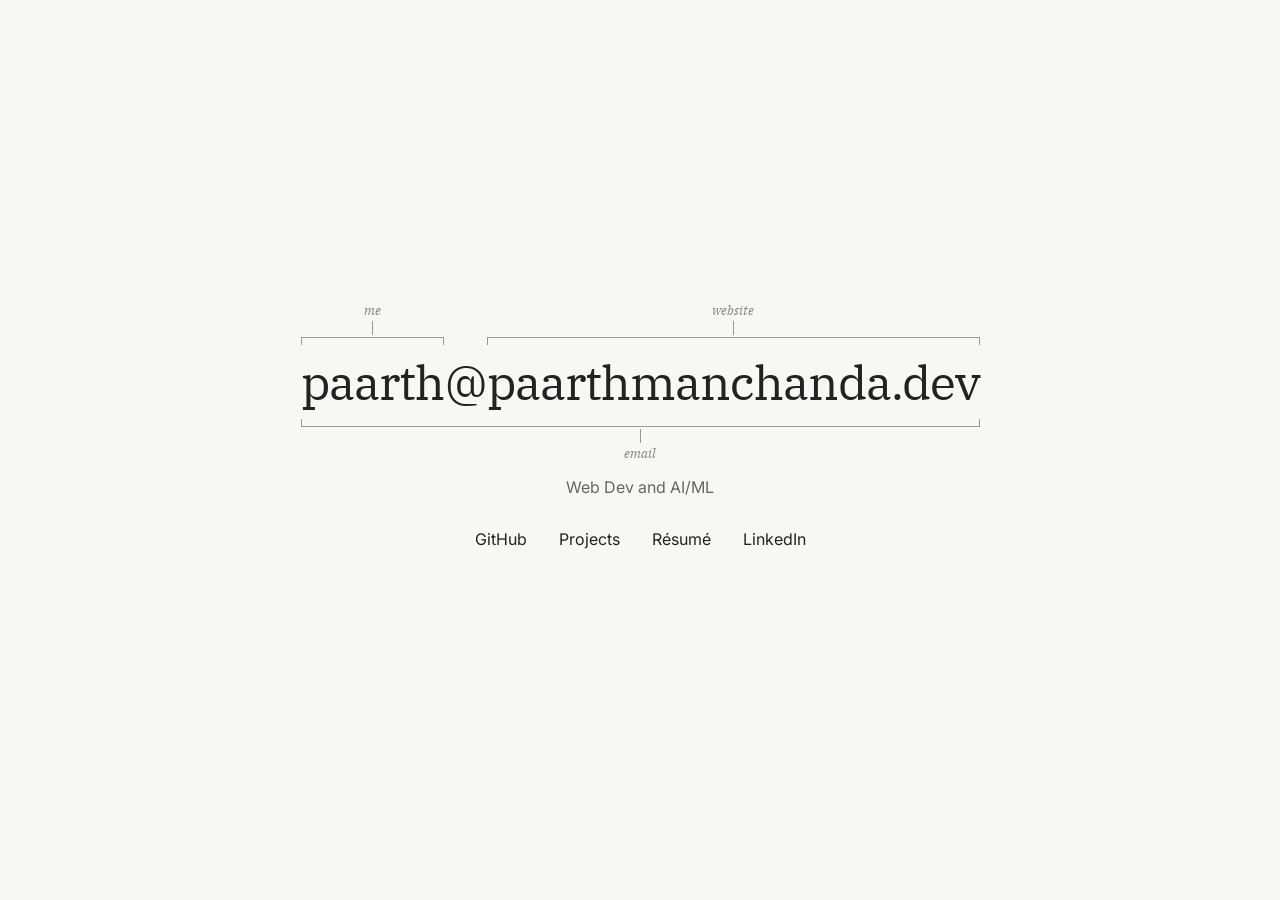
<file: index.html>
<!DOCTYPE html>
<html lang="en">

<head>
    <meta charset="UTF-8">
    <meta name="viewport" content="width=device-width, initial-scale=1.0">
    <title>Paarth Manchanda</title>
    <link rel="icon" href="./favicon.svg" type="image/svg+xml">
    <link rel="stylesheet" href="style.css">
</head>

<body>

    <main>

        <div class="identity">
            <h1>
                <a class="email-link" href="mailto:paarth@paarthmanchanda.dev">
                    <span class="seg me-seg">paarth<span class="annotation top level-me"><span
                                class="bracket"></span><span class="connector"></span><span
                                class="tag">me</span></span></span><span class="at">@</span><span
                        class="seg website-seg">paarthmanchanda.dev<span class="annotation top level-website"><span
                                class="bracket"></span><span class="connector"></span><span
                                class="tag">website</span></span></span>
                </a>
                <span class="annotation bottom"><span class="bracket"></span><span class="connector"></span><span
                        class="tag">email</span></span>
            </h1>
        </div>

        <p>
            Web Dev and AI/ML
        </p>

        <nav>
            <a href="https://github.com/Paarthexe">GitHub</a>
            <a href="./projects.html">Projects</a>
            <a href="./PaarthManchanda.pdf">Résumé</a>
            <a href="https://www.linkedin.com/in/paarth-manchanda-577b8b30a/">LinkedIn</a>
        </nav>

    </main>

</body>

</html>
</file>
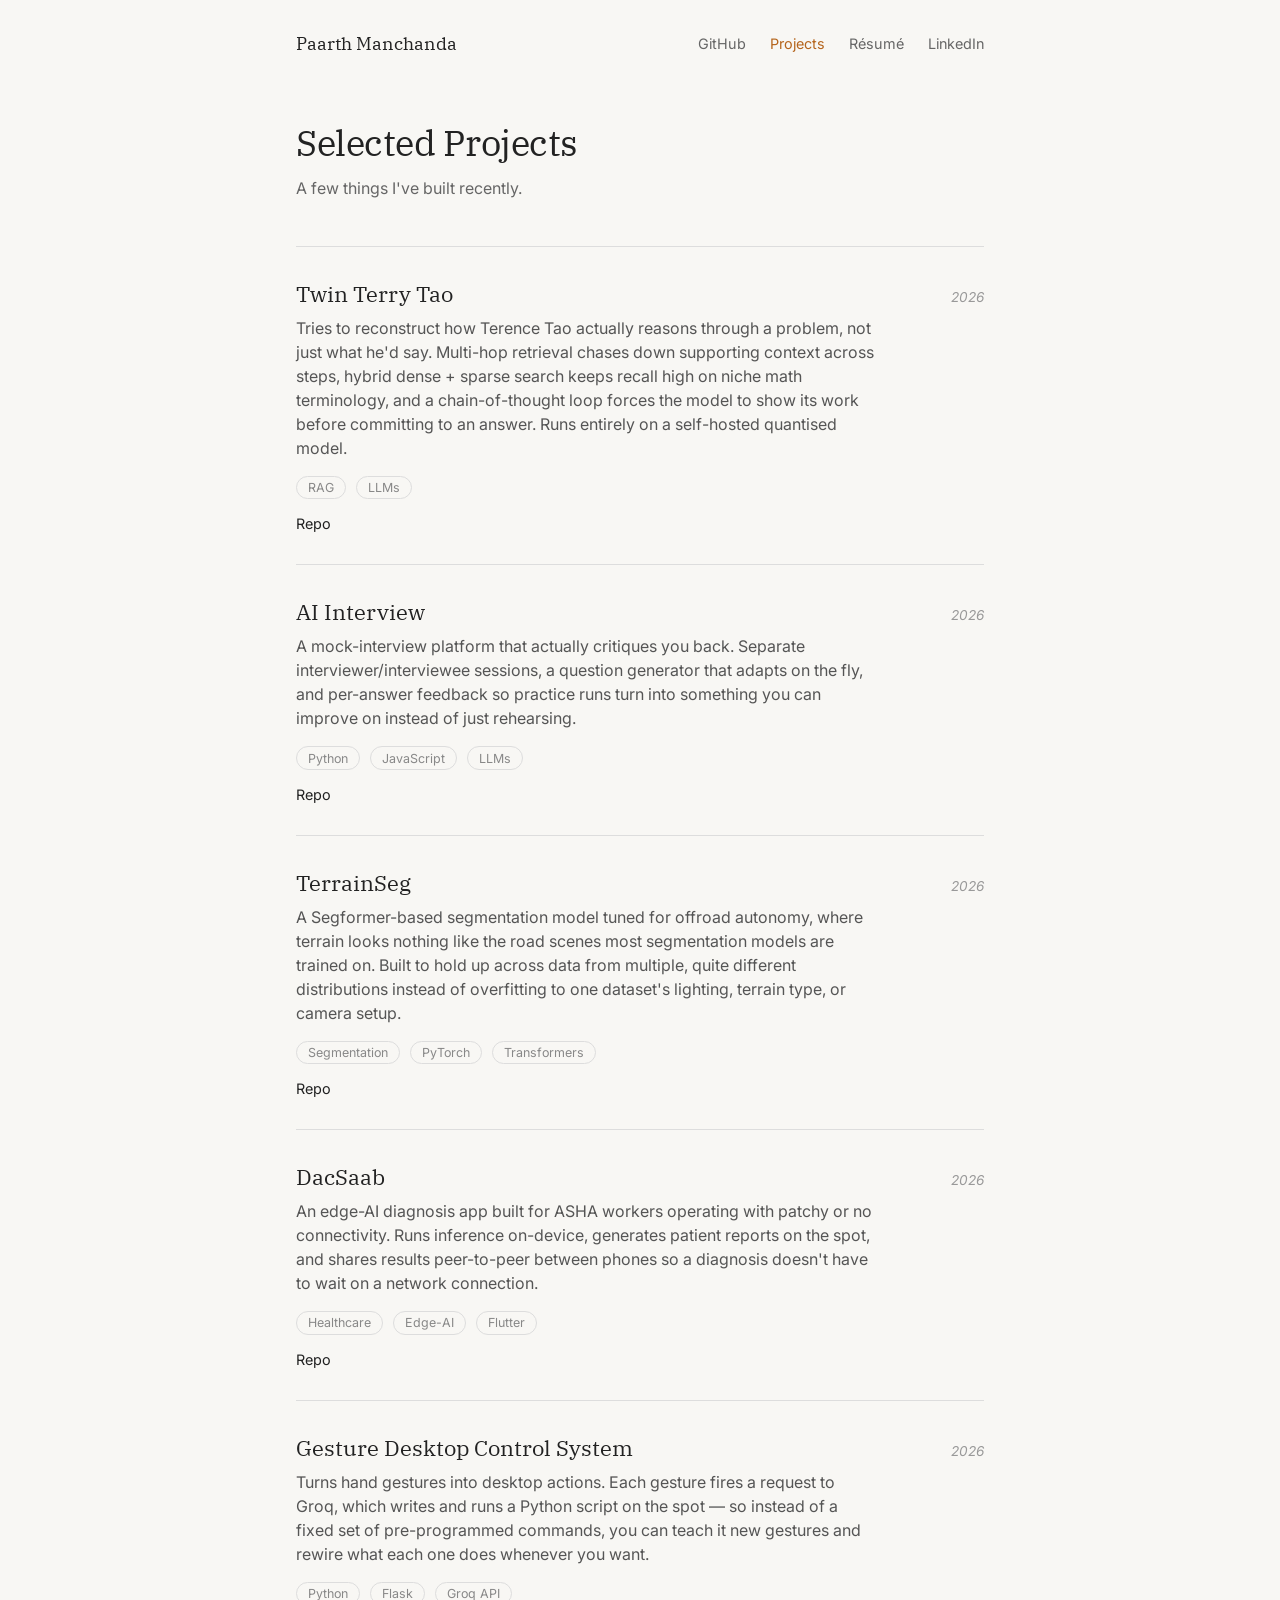
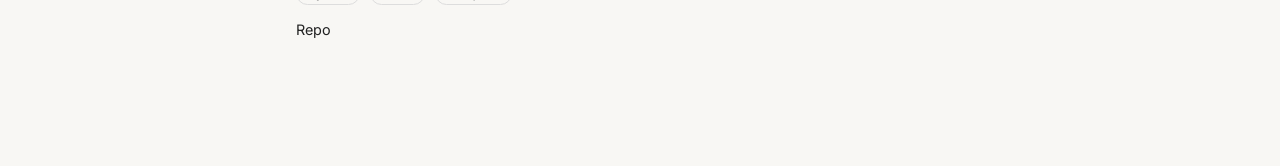
<file: projects.html>
<!DOCTYPE html>
<html lang="en">

<head>
    <meta charset="UTF-8">
    <meta name="viewport" content="width=device-width, initial-scale=1.0">
    <title>Projects — Paarth Manchanda</title>
    <link rel="icon" href="./favicon.svg" type="image/svg+xml">
    <link rel="stylesheet" href="projects.css">
</head>

<body>

    <header>
        <a class="wordmark" href="index.html">Paarth Manchanda</a>
        <nav>
            <a href="https://github.com/Paarthexe">GitHub</a>
            <a href="projects.html" class="active">Projects</a>
            <a href="./PaarthManchanda.pdf">Résumé</a>
            <a href="https://www.linkedin.com/in/paarth-manchanda-577b8b30a/">LinkedIn</a>
        </nav>
    </header>

    <main>

        <h1>Selected Projects</h1>
        <p class="intro">A few things I've built recently.</p>

        <section class="project-list">

            <article class="project">
                <div class="project-head">
                    <h2>Twin Terry Tao</h2>
                    <span class="year">2026</span>
                </div>
                <p class="desc">Tries to reconstruct how Terence Tao actually reasons through a problem, not just what
                    he'd say. Multi-hop retrieval chases down supporting context across steps, hybrid dense + sparse
                    search keeps recall high on niche math terminology, and a chain-of-thought loop forces the model to
                    show its work before committing to an answer. Runs entirely on a self-hosted quantised model.
                </p>
                <ul class="stack">
                    <li>RAG</li>
                    <li>LLMs</li>
                </ul>
                <div class="links">
                    <a class="glow" href="https://github.com/Paarthexe/twinterrytao">Repo</a>
                </div>
            </article>

            <article class="project">
                <div class="project-head">
                    <h2>AI Interview</h2>
                    <span class="year">2026</span>
                </div>
                <p class="desc">A mock-interview platform that actually critiques you back. Separate
                    interviewer/interviewee sessions, a question generator that adapts on the fly, and per-answer
                    feedback so practice runs turn into something you can improve on instead of just rehearsing.</p>
                <ul class="stack">
                    <li>Python</li>
                    <li>JavaScript</li>
                    <li>LLMs</li>
                </ul>
                <div class="links">
                    <a class="glow" href="https://github.com/Aksh2906/ai-interview/">Repo</a>
                </div>
            </article>

            <article class="project">
                <div class="project-head">
                    <h2>TerrainSeg</h2>
                    <span class="year">2026</span>
                </div>
                <p class="desc">A Segformer-based segmentation model tuned for offroad autonomy, where terrain looks
                    nothing like the road scenes most segmentation models are trained on. Built to hold up across data
                    from multiple, quite different distributions instead of overfitting to one dataset's lighting,
                    terrain type, or camera setup.</p>
                <ul class="stack">
                    <li>Segmentation</li>
                    <li>PyTorch</li>
                    <li>Transformers</li>
                </ul>
                <div class="links">
                    <a class="glow" href="https://github.com/Paarthexe/multicityhackathonsegmentationtask">Repo</a>
                </div>
            </article>

            <article class="project">
                <div class="project-head">
                    <h2>DacSaab</h2>
                    <span class="year">2026</span>
                </div>
                <p class="desc">An edge-AI diagnosis app built for ASHA workers operating with patchy or no
                    connectivity. Runs inference on-device, generates patient reports on the spot, and shares results
                    peer-to-peer between phones so a diagnosis doesn't have to wait on a network connection.</p>
                <ul class="stack">
                    <li>Healthcare</li>
                    <li>Edge-AI</li>
                    <li>Flutter</li>
                </ul>
                <div class="links">
                    <a class="glow" href="https://github.com/TECHSCHOLAR777/DacSaab/">Repo</a>
                </div>
            </article>

            <article class="project">
                <div class="project-head">
                    <h2>Gesture Desktop Control System</h2>
                    <span class="year">2026</span>
                </div>
                <p class="desc">Turns hand gestures into desktop actions. Each gesture fires a request to Groq, which
                    writes and runs a Python script on the spot — so instead of a fixed set of pre-programmed commands,
                    you can teach it new gestures and rewire what each one does whenever you want.</p>
                <ul class="stack">
                    <li>Python</li>
                    <li>Flask</li>
                    <li>Groq API</li>
                </ul>
                <div class="links">
                    <a class="glow" href="https://github.com/Paarthexe/gesturedesktopcontrolsystem">Repo</a>
                </div>
            </article>

        </section>

    </main>

</body>

</html>
</file>
<file: style.css>
@import url('https://fonts.googleapis.com/css2?family=IBM+Plex+Serif:wght@400&family=Inter:wght@400;500&display=swap');

* {
    margin: 0;
    padding: 0;
    box-sizing: border-box;
}

body {
    background: #f8f7f4;
    color: #222;
    font-family: Inter, sans-serif;
    min-height: 100vh;
    display: grid;
    place-items: center;
}

main {
    text-align: center;
}

.identity {
    display: inline-block;
    margin-bottom: 4rem;
}

h1 {
    position: relative;
    display: inline-block;
    font-family: "IBM Plex Serif", serif;
    font-size: clamp(0.95rem, 6vw, 3rem);
    font-weight: 400;
    letter-spacing: -1px;
    white-space: nowrap;
}

.email-link {
    color: inherit;
    text-decoration: none;
    transition: color .25s ease, text-shadow .25s ease;
}

.email-link:hover,
.email-link:focus-visible {
    color: #b5651d;
    text-shadow: 0 0 6px rgba(181, 101, 29, .55), 0 0 18px rgba(181, 101, 29, .35);
}

.seg,
.at {
    position: relative;
    display: inline-block;
}

p {
    color: #666;
    margin-bottom: 2rem;
    font-size: 1rem;
}

nav {
    display: flex;
    justify-content: center;
    gap: 2rem;
}

nav a {
    color: #222;
    text-decoration: none;
}

nav a:hover {
    opacity: .6;
}

.annotation {
    position: absolute;
    left: 0;
    width: 100%;
    display: flex;
    align-items: center;
    pointer-events: none;
}

.annotation.top {
    bottom: 100%;
    flex-direction: column-reverse;
    padding-bottom: 6px;
}

.annotation.bottom {
    top: 100%;
    flex-direction: column;
    padding-top: 6px;
}

.bracket {
    width: 100%;
    height: 8px;
    box-sizing: border-box;
    border-left: 1px solid #999;
    border-right: 1px solid #999;
}

.annotation.top .bracket {
    border-top: 1px solid #999;
}

.annotation.bottom .bracket {
    border-bottom: 1px solid #999;
}

.connector {
    width: 1px;
    height: 14px;
    background: #999;
    margin: 2px 0;
}

.tag {
    font-size: .8rem;
    color: #888;
    font-style: italic;
    letter-spacing: 0;
    white-space: nowrap;
    text-shadow: none;
}

@media (max-width: 600px) {
    body {
        padding: 2rem 1rem;
    }
    .identity {
        margin-bottom: 3rem;
    }
    nav {
        gap: 1.5rem;
    }
}

@media (max-width: 400px) {
    nav {
        gap: 1rem;
        flex-wrap: wrap;
        justify-content: center;
    }
}
</file>
<file: projects.css>
@import url('https://fonts.googleapis.com/css2?family=IBM+Plex+Serif:wght@400&family=Inter:wght@400;500&display=swap');

* {
    margin: 0;
    padding: 0;
    box-sizing: border-box;
}

:root {
    --accent: #b5651d;
    --bg: #f8f7f4;
    --hairline: #ddd;
}

body {
    background: var(--bg);
    color: #222;
    font-family: Inter, sans-serif;
}

/* header */

header {
    max-width: 720px;
    margin: 0 auto;
    padding: 2rem 1rem 1rem;
    display: flex;
    justify-content: space-between;
    align-items: center;
}

.wordmark {
    font-family: "IBM Plex Serif", serif;
    font-size: 1.1rem;
    color: #222;
    text-decoration: none;
}

nav {
    display: flex;
    gap: 1.5rem;
}

nav a {
    color: #666;
    text-decoration: none;
    font-size: .9rem;
    transition: color .2s ease;
}

nav a:hover,
nav a.active {
    color: var(--accent);
}

/* main */

main {
    max-width: 720px;
    margin: 0 auto;
    padding: 3rem 1rem 6rem;
}

h1 {
    font-family: "IBM Plex Serif", serif;
    font-size: 2.25rem;
    font-weight: 400;
    letter-spacing: -0.5px;
    margin-bottom: .75rem;
}

.intro {
    color: #666;
    max-width: 42ch;
    margin-bottom: 3rem;
}

/* project list */

.project-list {
    display: flex;
    flex-direction: column;
}

.project {
    padding: 2rem 0;
    border-top: 1px solid var(--hairline);
}

.project:first-child {
    border-top: 1px solid var(--hairline);
}

.project-head {
    display: flex;
    align-items: baseline;
    justify-content: space-between;
    margin-bottom: .5rem;
}

.project-head h2 {
    font-family: "IBM Plex Serif", serif;
    font-size: 1.4rem;
    font-weight: 400;
}

.year {
    font-size: .85rem;
    color: #999;
    font-style: italic;
}

.desc {
    color: #555;
    max-width: 58ch;
    margin-bottom: 1rem;
    line-height: 1.5;
}

.stack {
    display: flex;
    gap: .6rem;
    list-style: none;
    margin-bottom: 1rem;
    flex-wrap: wrap;
}

.stack li {
    font-size: .78rem;
    color: #888;
    border: 1px solid var(--hairline);
    border-radius: 999px;
    padding: .2rem .7rem;
}

.links {
    display: flex;
    gap: 1.25rem;
}

.links .glow {
    color: #222;
    text-decoration: none;
    font-size: .9rem;
    transition: color .25s ease, text-shadow .25s ease;
}

.links .glow:hover,
.links .glow:focus-visible {
    color: var(--accent);
    text-shadow: 0 0 6px rgba(181, 101, 29, .5), 0 0 16px rgba(181, 101, 29, .3);
}

@media (max-width: 600px) {
    header {
        flex-direction: column;
        gap: 1.25rem;
        align-items: center;
        text-align: center;
        padding-top: 1.5rem;
    }
}

@media (max-width: 480px) {
    h1 {
        font-size: 1.8rem;
    }
    nav {
        gap: 1rem;
        flex-wrap: wrap;
        justify-content: center;
    }
    .project-head {
        flex-direction: column;
        align-items: flex-start;
        gap: 0.25rem;
    }
}
</file>
